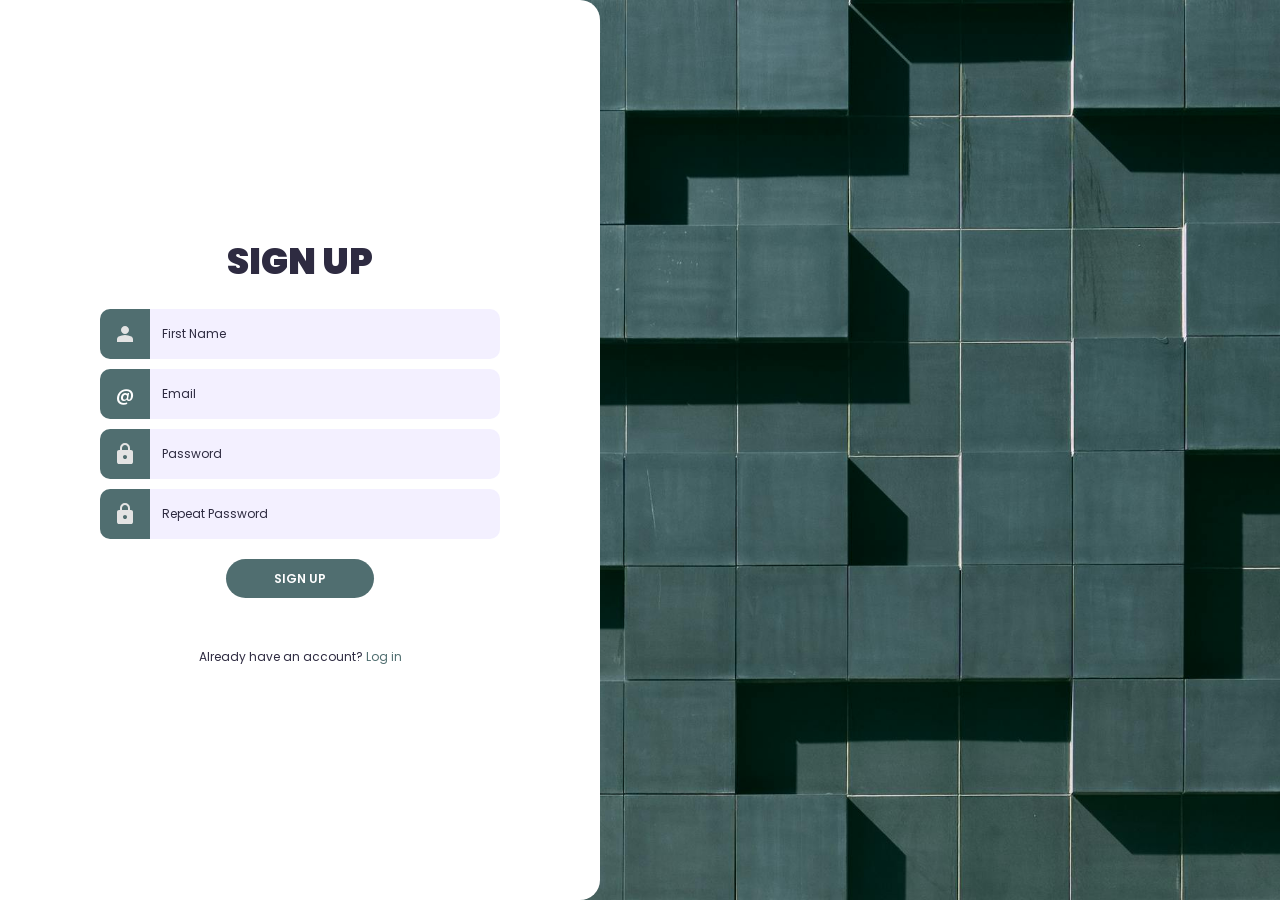
<file: index.html>
<!DOCTYPE html>
<html lang="en">
  <head>
    <meta charset="UTF-8" />
    <meta name="viewport" content="width=device-width, initial-scale=1.0" />
    <title>Sign up Page</title>
    <link rel="stylesheet" href="style.css" />
    <style src="javacript.js" defer></style>
  </head>
  <body>
    <div class="wrapper">
      <h1>Sign Up</h1>
      <form>
        <div>
          <label for="firstName-input">
            <img
              src="svgs/person_24dp_E3E3E3_FILL1_wght400_GRAD0_opsz24.svg"
              alt=""
          /></label>
          <input
            type="text"
            name="firstName"
            id="firstName-input"
            placeholder="First Name"
          />
        </div>
        <div>
          <label for="email-input"> @ </label>
          <input
            type="email"
            name="email"
            id="email-input"
            placeholder="Email"
          />
        </div>
        <div>
          <label for="password-input">
            <img
              src="svgs/lock_24dp_E3E3E3_FILL1_wght400_GRAD0_opsz24.svg"
              alt=""
            />
          </label>
          <input
            type="password"
            name="password"
            id="password-input"
            placeholder="Password"
          />
        </div>
        <div>
          <label for="repeat-password-input">
            <img
              src="svgs/lock_24dp_E3E3E3_FILL1_wght400_GRAD0_opsz24.svg"
              alt=""
            />
          </label>

          <input
            type="password"
            name="repeat-password"
            id="repeat-password-input"
            placeholder="Repeat Password"
          />
        </div>
        <button>Sign Up</button>
      </form>
      <p>Already have an account? <a href="log-in.html">Log in</a></p>
    </div>
  </body>
</html>
</file>
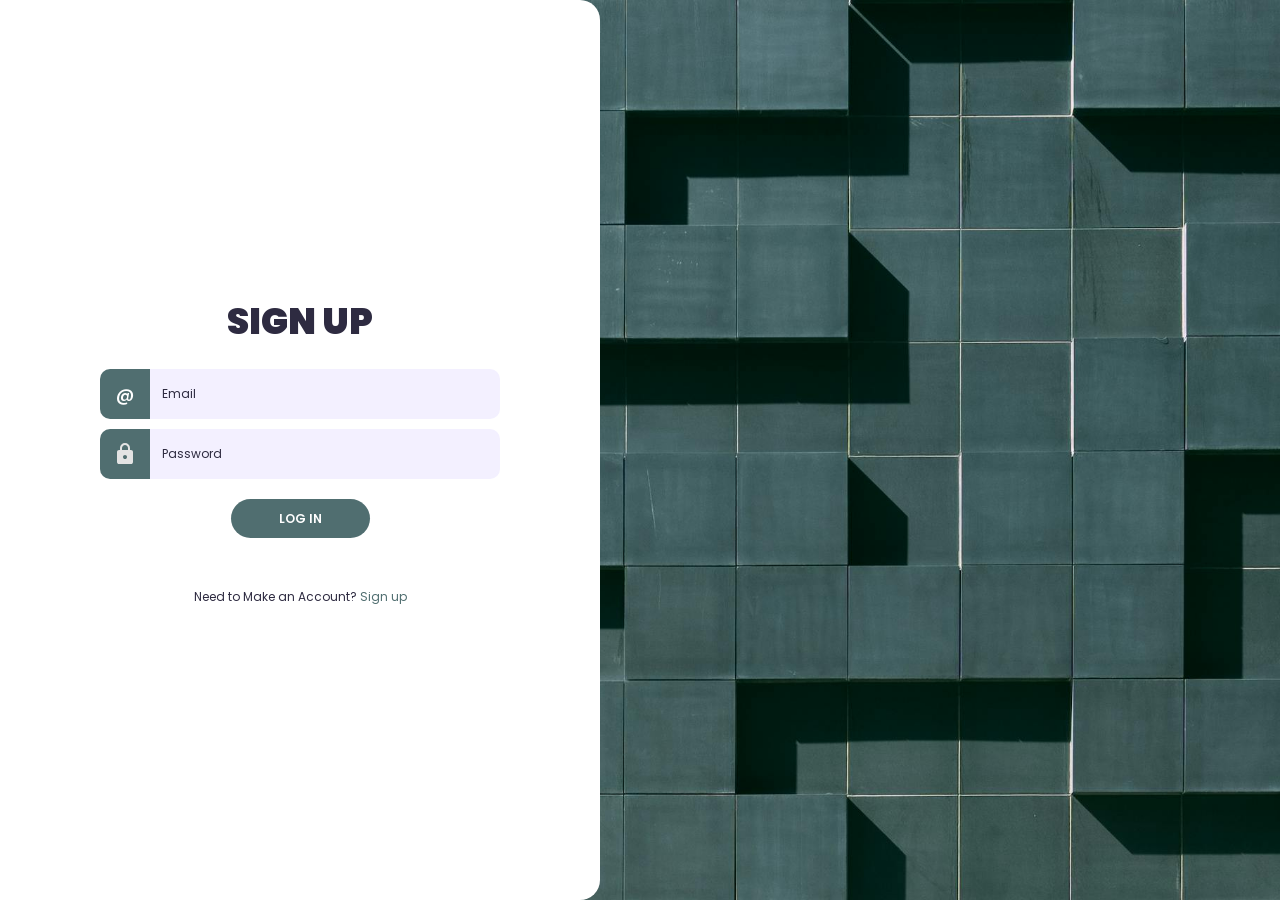
<file: log-in.html>
<!DOCTYPE html>
<html lang="en">
  <head>
    <meta charset="UTF-8" />
    <meta name="viewport" content="width=device-width, initial-scale=1.0" />
    <title>Log in Page</title>
    <link rel="stylesheet" href="style.css" />
    <style src="javacript.js" defer></style>
  </head>
  <body>
    <div class="wrapper">
      <h1>Sign Up</h1>
      <form>
        <div>
          <label for="email-input"> @ </label>
          <input
            type="email"
            name="email"
            id="email-input"
            placeholder="Email"
          />
        </div>
        <div>
          <label for="password-input">
            <img
              src="svgs/lock_24dp_E3E3E3_FILL1_wght400_GRAD0_opsz24.svg"
              alt=""
            />
          </label>
          <input
            type="password"
            name="password"
            id="password-input"
            placeholder="Password"
          />
        </div>
        <button>Log In</button>
      </form>
      <p>Need to Make an Account? <a href="sign-up.html">Sign up</a></p>
    </div>
  </body>
</html>
</file>
<file: style.css>
@import url("https://fonts.googleapis.com/css2?family=Poppins:ital,wght@0,100;0,200;0,300;0,400;0,500;0,600;0,700;0,800;0,900;1,100;1,200;1,300;1,400;1,500;1,600;1,700;1,800;1,900&display=swap");

:root {
  --accent-color: #506e70;
  --base-color: white;
  --text-color: #2e2b41;
  --input-color: #f3f0ff;
}

* {
  margin: 0;
  padding: 0;
}

html {
  font-family: Poppins, Segoe UI, sans-serif;
  font-size: 12px;
  color: var(--text-color);
  text-align: center;
}

body {
  min-height: 100vh;
  background-image: url(imgs/background.jpg);
  background-size: cover;
  background-position: right;
  overflow: hidden;
}

.wrapper {
  box-sizing: border-box;
  background-color: var(--base-color);
  height: 100vh;
  width: max(40%, 600px);
  border-radius: 0 20px 20px 0;
  display: flex;
  flex-direction: column;
  justify-content: center;
  align-items: center;
}

h1 {
  font-size: 3rem;
  font-weight: 900;
  text-transform: uppercase;
}

form {
  width: min(400px, 100%);
  margin-top: 20px;
  margin-bottom: 50px;
  display: flex;
  flex-direction: column;
  align-items: center;
  gap: 10px;
}

form > div {
  width: 100%;
  display: flex;
  justify-content: center;
}

form label {
  flex-shrink: 0;
  height: 50px;
  width: 50px;
  background-color: var(--accent-color);
  fill: var(--base-color);
  color: var(--base-color);
  border-radius: 10px 0 0 10px;
  display: flex;
  justify-content: center;
  align-items: center;
  font-size: 1.5rem;
  font-weight: 500;
}
form input {
  box-sizing: border-box;
  flex-grow: 1;
  min-width: 0;
  height: 50px;
  padding: 1rem;
  font: inherit;
  border-radius: 0 10px 10px 0;
  border: 2px solid var(--input-color);
  border-left: none;
  background-color: var(--input-color);
  transition: 150ms ease;
}

form input:hover {
  border-color: var(--accent-color);
}

form input:focus {
  outline: none;
  border-color: var(--text-color);
}
div:has(input:focus) > label {
  background-color: var(--text-color);
}

form input::placeholder {
  color: var(--text-color);
}

form button {
  margin-top: 10px;
  border: none;
  border-radius: 1000px;
  padding: 0.85rem 4em;
  background-color: var(--accent-color);
  color: var(--base-color);
  font: inherit;
  font-weight: 600;
  text-transform: uppercase;
  cursor: pointer;
  transition: 150ms ease;
}

form button:hover {
  background-color: var(--text-color);
}

form button:focus {
  outline: none;
  background-color: var(--text-color);
}

a {
  text-decoration: none;
  color: var(--accent-color);
}
a:hover {
  text-decoration: underline;
}

@media (max-width: 1100px) {
  .wrapper {
    width: min(600px, 100%);
    border-radius: 0;
  }
}
</file>
